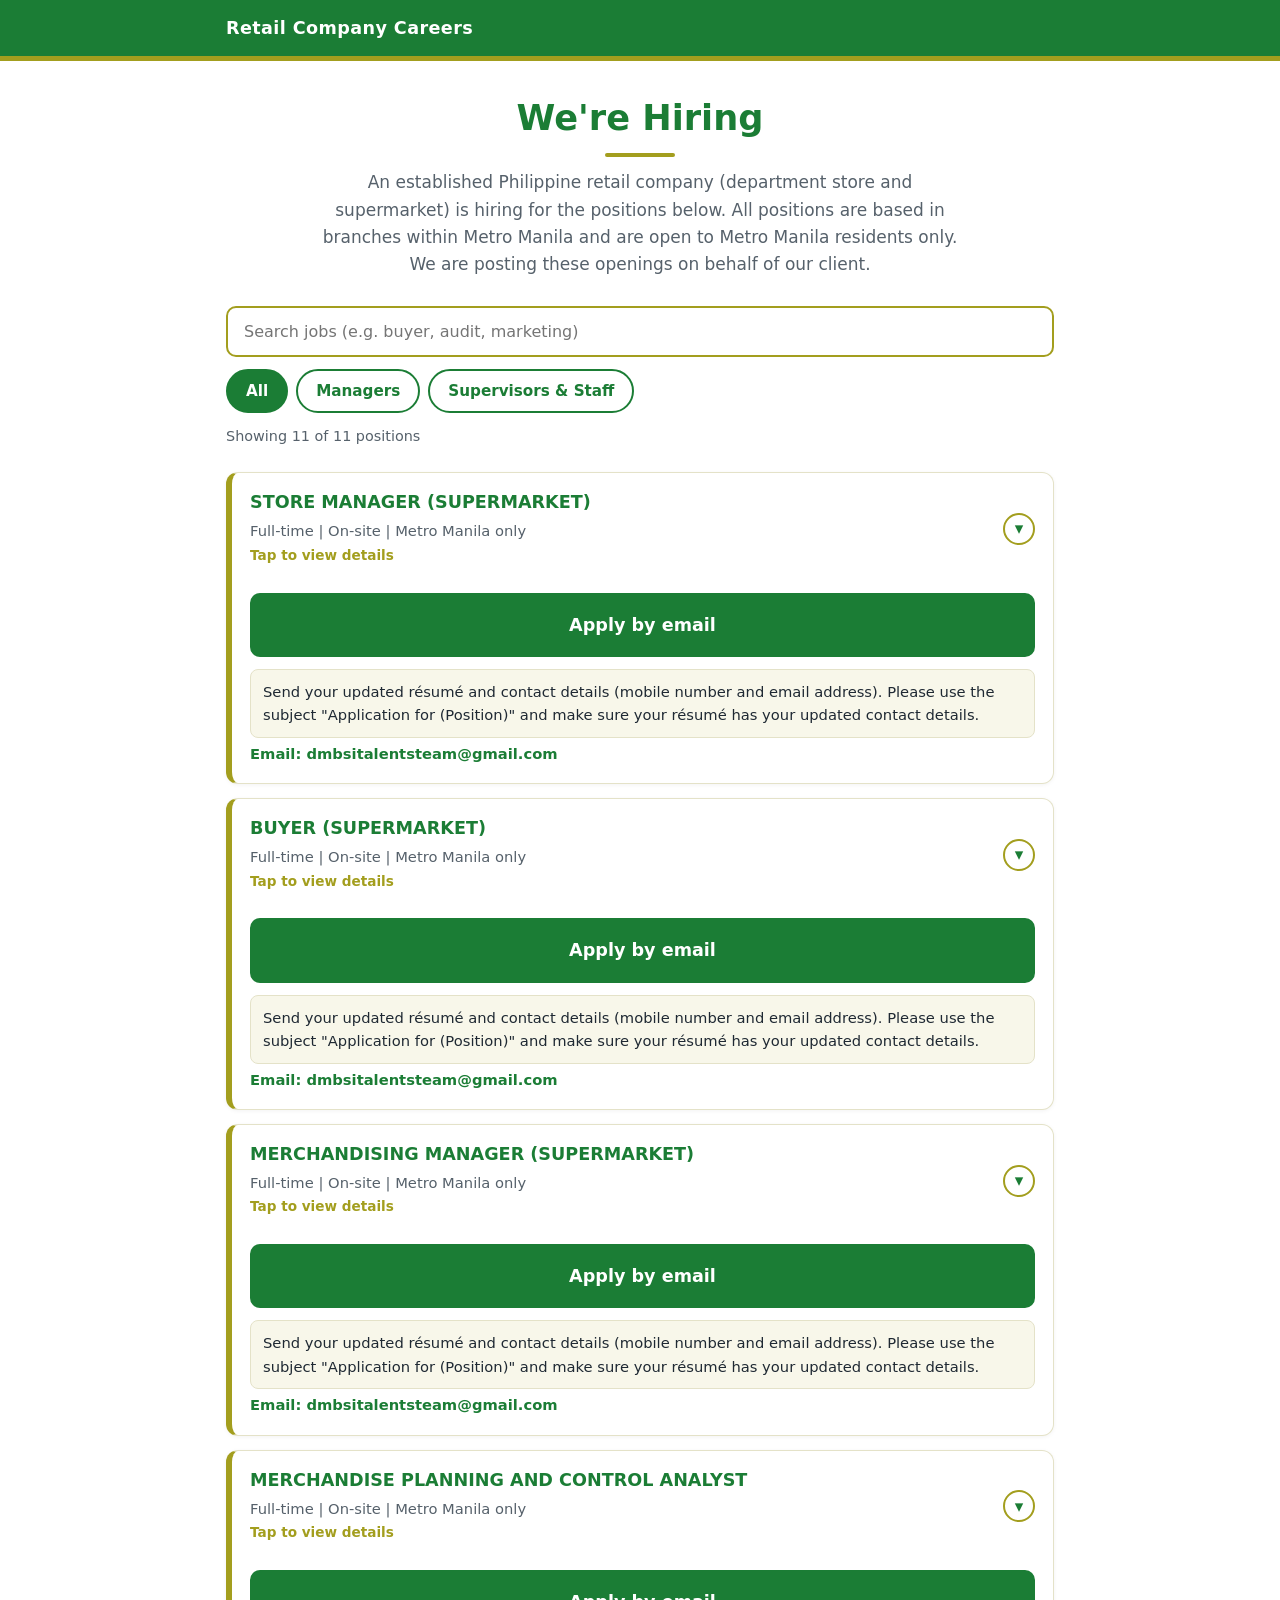
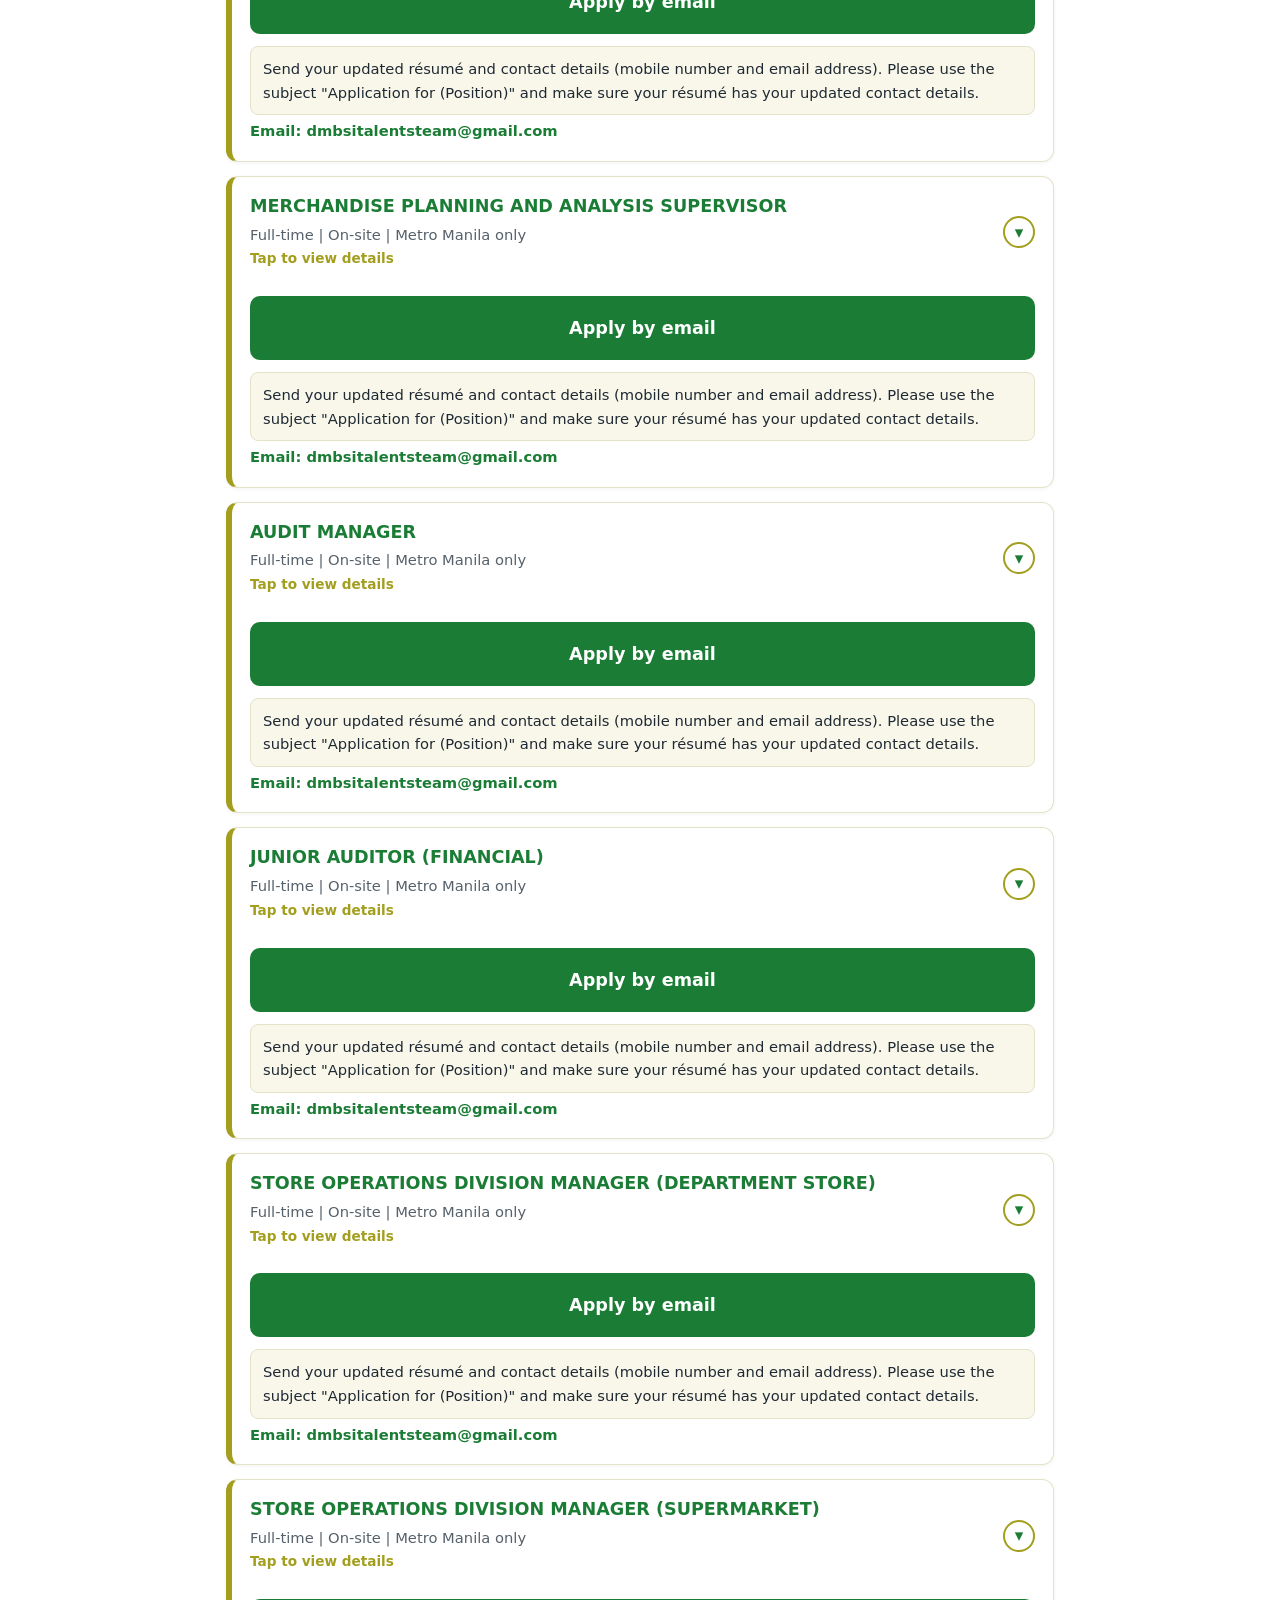
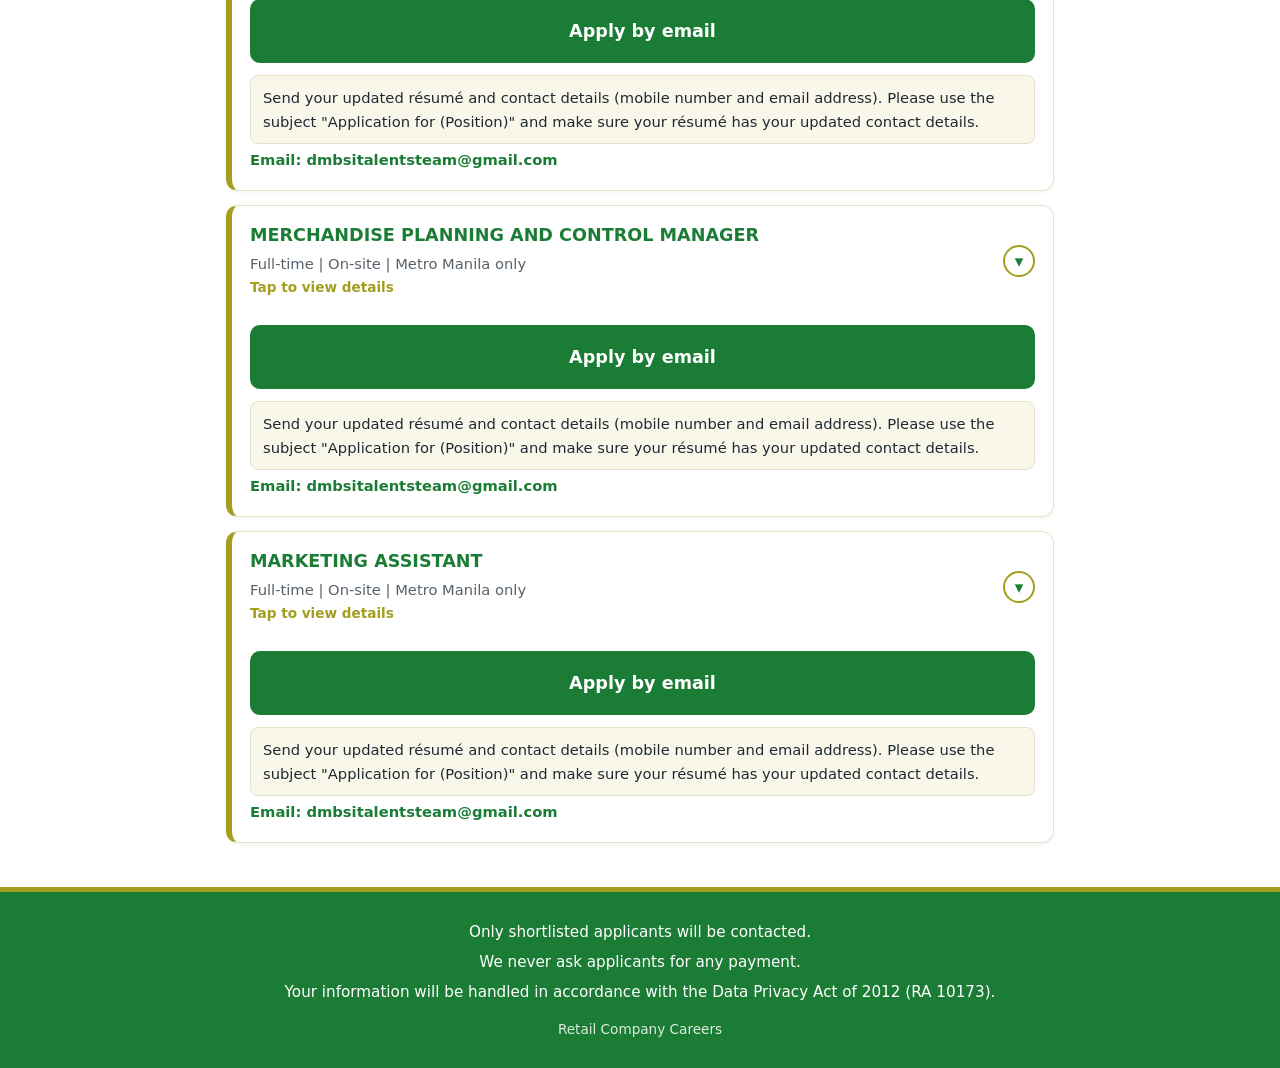
<file: index.html>
<!DOCTYPE html>
<html lang="en">
<head>
  <meta charset="UTF-8">
  <meta name="viewport" content="width=device-width, initial-scale=1">
  <title>Retail Company Careers – Job Openings in Metro Manila</title>
  <meta name="description" content="An established Philippine retail company (department store and supermarket) is hiring in Metro Manila. View openings and apply by email.">
  <meta property="og:type" content="website">
  <meta property="og:title" content="Job Openings – Retail Careers in Metro Manila">
  <meta property="og:description" content="An established Philippine retail company is hiring store, merchandising, buying, audit and marketing professionals. View openings and apply by email.">
  <meta property="og:url" content="https://dmbsi.github.io/Careers/">
  <meta name="twitter:card" content="summary">
  <meta name="twitter:title" content="Job Openings – Retail Careers in Metro Manila">
  <meta name="twitter:description" content="An established Philippine retail company is hiring store, merchandising, buying, audit and marketing professionals. View openings and apply by email.">
  <style>
    :root {
      --green: #1B7D35;
      --green-dark: #145F28;
      --gold: #A39E1E;
      --gold-soft: #F8F7EA;
      --text: #1F2933;
      --muted: #56616B;
      --line: #E4E2C8;
    }
    * { box-sizing: border-box; }
    html { -webkit-text-size-adjust: 100%; }
    body {
      margin: 0;
      font-family: system-ui, -apple-system, "Segoe UI", Roboto, Arial, sans-serif;
      font-size: 17px;
      line-height: 1.6;
      color: var(--text);
      background: #fff;
    }
    .wrap { max-width: 860px; margin: 0 auto; padding: 0 16px; }
    .sr-only { position: absolute; left: -9999px; }

    /* Top bar */
    .topbar { background: var(--green); color: #fff; border-bottom: 5px solid var(--gold); }
    .topbar .wrap { padding-top: 14px; padding-bottom: 14px; font-weight: 700; font-size: 1.1rem; letter-spacing: .4px; }

    /* Header */
    .hero { text-align: center; padding: 36px 0 18px; }
    .hero h1 { color: var(--green); font-size: 2.2rem; line-height: 1.2; margin: 0 0 12px; }
    .hero h1::after {
      content: ""; display: block; width: 70px; height: 4px;
      background: var(--gold); border-radius: 2px; margin: 14px auto 0;
    }
    .hero p { max-width: 650px; margin: 0 auto; color: var(--muted); }

    /* Search and filters */
    .controls { padding: 10px 0 4px; }
    .search {
      width: 100%; padding: 14px 16px; font-size: 1rem; font-family: inherit;
      border: 2px solid var(--gold); border-radius: 10px; background: #fff; color: var(--text);
    }
    .search:focus { outline: 3px solid rgba(27,125,53,.25); border-color: var(--green); }
    .filters { display: flex; flex-wrap: wrap; gap: 8px; margin-top: 12px; }
    .filter {
      font: inherit; font-size: .95rem; font-weight: 600; cursor: pointer;
      padding: 8px 18px; border-radius: 999px;
      border: 2px solid var(--green); background: #fff; color: var(--green);
    }
    .filter:hover { background: var(--gold-soft); }
    .filter.active { background: var(--green); color: #fff; }
    .filter:focus-visible, .card-toggle:focus-visible, .btn:focus-visible {
      outline: 3px solid var(--gold); outline-offset: 2px;
    }
    .count { color: var(--muted); font-size: .9rem; margin: 12px 0 0; }

    /* Job cards */
    .jobs { padding: 6px 0 30px; }
    .card {
      border: 1px solid var(--line); border-left: 6px solid var(--gold);
      border-radius: 12px; margin: 14px 0; background: #fff;
      box-shadow: 0 1px 4px rgba(0,0,0,.05);
    }
    .card.open { border-left-color: var(--green); }
    .card-toggle {
      width: 100%; display: flex; align-items: center; justify-content: space-between; gap: 12px;
      padding: 18px; background: none; border: 0; text-align: left; cursor: pointer;
      font: inherit; color: inherit; border-radius: 12px;
    }
    .card-title {
      color: var(--green); font-size: 1.1rem; font-weight: 700; margin: 0; line-height: 1.35;
      text-transform: uppercase;
    }
    .meta { color: var(--muted); font-size: .92rem; margin-top: 4px; }
    .hint { color: var(--gold); font-size: .85rem; font-weight: 600; margin-top: 2px; }
    .chev {
      flex: 0 0 auto; width: 32px; height: 32px; border-radius: 50%;
      border: 2px solid var(--gold); color: var(--green);
      display: flex; align-items: center; justify-content: center;
      font-weight: 700; transition: transform .2s;
    }
    .card.open .chev { transform: rotate(180deg); }
    .details { padding: 0 18px 4px; }
    .details[hidden] { display: none; }
    .intro { margin: 0 0 6px; }
    .details h3 {
      color: var(--green); font-size: 1rem; margin: 18px 0 6px;
      display: inline-block; border-bottom: 3px solid var(--gold); padding-bottom: 2px;
    }
    .details ul { margin: 6px 0 0; padding-left: 22px; }
    .details li { margin-bottom: 6px; }

    /* Apply */
    .apply { padding: 8px 18px 18px; }
    .btn {
      display: block; text-align: center; text-decoration: none;
      padding: 16px 18px; border-radius: 10px; font-weight: 700; font-size: 1.1rem;
    }
    .btn-email { background: var(--green); color: #fff; border: 2px solid var(--green); }
    .btn-email:hover { background: var(--green-dark); border-color: var(--green-dark); }
    .apply-note {
      background: var(--gold-soft); border: 1px solid var(--line); border-radius: 8px;
      padding: 10px 12px; font-size: .92rem; margin: 12px 0 4px;
    }
    .apply-address { font-size: .92rem; font-weight: 600; color: var(--green); margin: 0; word-break: break-all; }

    .empty { text-align: center; color: var(--muted); padding: 30px 0; }

    /* Footer */
    footer { background: var(--green); color: #fff; border-top: 5px solid var(--gold); }
    footer .wrap { padding-top: 22px; padding-bottom: 22px; text-align: center; }
    footer p { margin: 6px 0; font-size: .95rem; }
    footer .copy { opacity: .85; font-size: .85rem; margin-top: 14px; }

    @media (max-width: 480px) {
      .hero h1 { font-size: 1.8rem; }
      body { font-size: 16px; }
    }
  </style>
</head>
<body>

  <div class="topbar">
    <div class="wrap">Retail Company Careers</div>
  </div>

  <main class="wrap">
    <section class="hero">
      <h1>We're Hiring</h1>
      <p>An established Philippine retail company (department store and supermarket) is hiring for the positions below. All positions are based in branches within Metro Manila and are open to Metro Manila residents only. We are posting these openings on behalf of our client.</p>
    </section>

    <section class="controls" aria-label="Search and filter jobs">
      <label for="search" class="sr-only">Search jobs</label>
      <input id="search" class="search" type="search" placeholder="Search jobs (e.g. buyer, audit, marketing)" autocomplete="off">
      <div class="filters" role="group" aria-label="Filter jobs">
        <button class="filter active" type="button" data-filter="all">All</button>
        <button class="filter" type="button" data-filter="managers">Managers</button>
        <button class="filter" type="button" data-filter="staff">Supervisors &amp; Staff</button>
      </div>
      <p class="count" id="count" aria-live="polite"></p>
    </section>

    <section class="jobs" id="jobs" aria-label="Job openings">
      <noscript><p class="empty">Please turn on JavaScript to see the job openings.</p></noscript>
    </section>
  </main>

  <footer>
    <div class="wrap">
      <p>Only shortlisted applicants will be contacted.</p>
      <p>We never ask applicants for any payment.</p>
      <p>Your information will be handled in accordance with the Data Privacy Act of 2012 (RA 10173).</p>
      <p class="copy">Retail Company Careers</p>
    </div>
  </footer>

  <script>
    // ===== SETTINGS =====
    // Applications are by email only.
    const APPLY_EMAIL = "dmbsitalentsteam@gmail.com";
    const APPLY_TEXT = "Send your updated résumé and contact details (mobile number and email address). Please use the subject \"Application for (Position)\" and make sure your résumé has your updated contact details.";
    const WORK_INFO = "Full-time | On-site | Metro Manila only";

    // ===== JOBS =====
    // Titles are typed in normal capitals; the page shows them in UPPERCASE.
    // The email subject uses the title as typed here: "Application for <title>".
    const JOBS = [
      {
        title: "Store Manager (Supermarket)",
        intro: "An established Philippine retail company is looking for a Supermarket Store Manager to lead its store team and drive sales, efficiency and customer service.",
        duties: [
          "Drive store sales to meet or beat daily, weekly and monthly targets",
          "Manage the store budget and control costs such as payroll, utilities and supplies",
          "Oversee stock levels, ordering and receiving to avoid out-of-stocks and reduce losses from theft, spoilage or errors",
          "Keep the store clean, organized and well-merchandised, with promo displays set up on time and correct prices",
          "Hire, train, schedule, coach and evaluate store staff and supervisors",
          "Handle escalated customer concerns and keep checkout lines moving during peak hours",
          "Coordinate with buyers, suppliers, concessionaires, security and maintenance for smooth daily operations",
          "Canvass and monitor competitors' prices, promos and product offerings regularly, and report findings so pricing stays competitive"
        ],
        quals: [
          "A bachelor's degree in Business Administration, Retail Management, Marketing or a related field",
          "At least 3–5 years of managerial or supervisory experience in retail, preferably in a supermarket or grocery",
          "A proven record of meeting sales goals, managing budgets and reducing shrinkage",
          "Strong leadership, coaching and conflict-resolution skills",
          "Working knowledge of POS and inventory systems, and MS Office (Excel, Word, Outlook)",
          "Knowledge of food safety standards (HACCP) is an advantage",
          "Willing to work weekends, evenings and holidays, and to be assigned to any of our branches within Metro Manila"
        ]
      },
      {
        title: "Buyer (Supermarket)",
        intro: "An established Philippine retail company is looking for a Supermarket Buyer to handle purchasing for an assigned product category and keep its product mix competitive. The category will be assigned based on your experience.",
        duties: [
          "Select and buy products for an assigned supermarket category (e.g. Fresh, Dry Grocery, Frozen/Chilled, Beverages, Personal Care or Household) based on trends, customer demand and market checks",
          "Negotiate with suppliers on cost, payment terms, returns of bad orders, listing fees and rebates",
          "Manage the purchasing budget and stock levels to avoid out-of-stocks, overstocking and expired goods",
          "Set retail prices to meet margin targets while staying competitive",
          "Plan supplier-funded promotions, flyer items and seasonal buying",
          "Monitor supplier performance (fill rate, on-time delivery, quality)",
          "Coordinate with store operations, warehouse, marketing and finance"
        ],
        quals: [
          "A bachelor's degree in Business Administration, Marketing, Supply Chain Management or Economics",
          "At least 2–3 years in retail purchasing, procurement or merchandising, preferably in a supermarket or FMCG (fast-moving consumer goods) company; experience in any grocery or non-food category is welcome",
          "A proven record of successful supplier negotiations",
          "Advanced Excel skills (VLOOKUP, pivot tables) for sales and margin analysis",
          "Good knowledge of local consumer preferences and seasonal trends",
          "High integrity in dealing with suppliers",
          "Willing to be assigned to any of our branches within Metro Manila or offices within Metro Manila"
        ]
      },
      {
        title: "Merchandising Manager (Supermarket)",
        intro: "An established Philippine retail company is looking for a Merchandising Manager to lead its supermarket merchandising and keep it competitive.",
        duties: [
          "Build and carry out the merchandising strategy across all supermarket categories (Fresh, Dry Grocery, Non-Food, Personal Care)",
          "Manage category performance: sales, gross margin, inventory turnover and the product assortment",
          "Set competitive prices and plan promotions and seasonal campaigns",
          "Approve planograms and oversee shelf space, displays and in-store presentation",
          "Work with buying, warehouse and store teams to keep shelves stocked, rotate stock and reduce waste",
          "Negotiate trading terms, rebates and listing fees with suppliers",
          "Lead and train buyers and store merchandising teams"
        ],
        quals: [
          "A bachelor's degree in Business Administration, Marketing, Economics, Supply Chain Management or a related field. An MBA or a retail or procurement certification is a plus.",
          "At least 5–7 years in retail or FMCG, including 2–3 years as a supervisor or manager (for example Senior Buyer, Category Manager or Assistant Merchandising Manager)",
          "A record of growing sales and margins in supermarket categories",
          "Strong Excel skills (pivot tables, VLOOKUP) and experience with ERP or POS systems",
          "Strong negotiation and communication skills, and high integrity",
          "Willing to visit stores and check competitors regularly, and to work longer hours during inventory counts and peak seasons",
          "Willing to be assigned to any of our branches within Metro Manila or offices within Metro Manila"
        ]
      },
      {
        title: "Merchandise Planning and Control Analyst",
        intro: "An established Philippine retail company (department store and supermarket) is looking for a Merchandise Planning and Control Analyst to prepare, monitor and analyze sales, purchase budgets and inventory levels.",
        duties: [
          "Prepare sales and purchase budgets per department and classification, using growth, industry and inflation data",
          "Compute average stock, monthly stock and planned markdowns",
          "Monitor sales, purchases, markdowns and open orders per store against the merchandise plan",
          "Analyze monthly sales and inventory reports and recommend inventory adjustments",
          "Compute economic order quantity (EOQ), re-order points and cost standards",
          "Evaluate how well promotions perform, working with the marketing team",
          "Maintain historical sales, purchase and markdown records"
        ],
        quals: [
          "A bachelor's degree in Business Administration, Accounting, Management, Economics, Statistics or a related field",
          "1–3 years in merchandise planning, inventory control, budgeting or sales analysis, preferably in retail (fresh graduates with strong analytical skills are welcome to apply)",
          "Advanced Excel skills (pivot tables, lookups, formulas)",
          "Good understanding of inventory concepts such as stock-to-sales, markdowns, EOQ and re-order points",
          "Detail-oriented and accurate with numbers",
          "High integrity in handling confidential data",
          "Willing to be assigned to any of our branches within Metro Manila or offices within Metro Manila"
        ]
      },
      {
        title: "Merchandise Planning and Analysis Supervisor",
        intro: "An established Philippine retail company (department store and supermarket) is looking for a Merchandise Planning and Analysis Supervisor to keep sales, purchases and inventory in balance.",
        duties: [
          "Monitor sales, purchase budgets and inventory levels across merchandising departments",
          "Check planned sales, purchases, markdowns, monthly and average stocks, and initial gross margins for accuracy",
          "Prepare quarterly, semi-annual and yearly sales reviews for management",
          "Prepare monthly concessionaire analysis reports",
          "Oversee physical inventory taking",
          "Keep historical sales, purchase and inventory data, and follow up system-generated reports",
          "Lead, schedule, train and evaluate a team of analysts"
        ],
        quals: [
          "A bachelor's degree in Business Administration, Accounting, Management, Statistics or a related field",
          "At least 3 years in merchandise planning, inventory control or sales analysis in retail, with at least 1 year in a supervisory role",
          "Strong skills with numbers and good knowledge of retail metrics (sell-through, stock-to-sales, gross margin)",
          "Advanced Excel skills (pivot tables, lookups); experience with retail/ERP systems is a plus",
          "Good at coordinating with buyers and merchandising teams",
          "Detail-oriented, with high integrity in handling confidential data",
          "Willing to be assigned to any of our branches within Metro Manila or offices within Metro Manila"
        ]
      },
      {
        title: "Audit Manager",
        intro: "An established Philippine retail company (department store and supermarket) is looking for an Audit Manager to lead its internal audit team, plan and oversee financial and operational audits across the main office and branches, and report findings to management.",
        duties: [
          "Design and update audit programs, and prepare the annual audit plan and interim audit schedules",
          "Lead and supervise the Financial and Operations Audit Supervisors and Junior Auditors, and review their working papers",
          "Review internal controls and recommend improvements to systems and procedures",
          "Conduct branch audits covering cash/POS, inventory counts, shrinkage and concessionaire accounts",
          "Test compliance with company policies and procedures",
          "Prepare and present audit reports to management",
          "Manage the department budget, staff schedules, performance reviews and training",
          "Coordinate with other department heads and attend management meetings"
        ],
        quals: [
          "A bachelor's degree in Accountancy, Finance or a related field; CPA preferred (CIA is a plus)",
          "At least 5 years of internal or external audit experience, including 2+ years supervising auditors",
          "Audit experience in retail, a department store or a supermarket is a strong advantage",
          "Strong knowledge of internal controls and cash and inventory audit procedures",
          "Good leadership, communication and report-writing skills",
          "Willing to work on-site and travel to branches within Metro Manila as needed"
        ]
      },
      {
        title: "Junior Auditor (Financial)",
        intro: "An established Philippine retail company (department store and supermarket) is looking for a detail-oriented Junior Auditor to help protect company assets and keep financial records accurate across its stores.",
        duties: [
          "Conduct surprise cash counts of cashier funds, POS/cash-in-drawer, sales for deposit, and disbursement and collection funds",
          "Check accounting and financial data through reconciliations, vouching and review of books and records",
          "Test compliance with company financial policies, memos and procedures",
          "Audit accounting, finance, cashiering, and credit and collection operations",
          "Take part in inventory and fixed asset counts to confirm assets exist and are kept safe",
          "Prepare audit findings and reports for the Audit Supervisor",
          "Help draft audit programs and recommend process improvements",
          "Coordinate with department managers, branch staff and fellow auditors"
        ],
        quals: [
          "A bachelor's degree in Accountancy or a related accounting course; CPA or board passer is a plus",
          "0–2 years of experience in audit, accounting or cashiering; retail, department store or supermarket experience is an advantage",
          "Fresh graduates with audit-related OJT are welcome to apply",
          "Honest, organized and detail-oriented",
          "Good MS Excel skills",
          "Willing to travel to different branches within Metro Manila"
        ]
      },
      {
        title: "Store Operations Division Manager (Department Store)",
        intro: "An established Philippine retail company is looking for a Store Operations Division Manager to lead its department store operations, including the selling floors, warehouse/receiving and counter (cashiering) teams, with the goal of hitting sales targets, giving excellent customer service and keeping costs low.",
        duties: [
          "Lead department store managers, the traffic (warehouse/receiving) manager and counter managers across the division",
          "Drive sales and excellent customer service, handle escalated complaints, and monitor each store's sales performance",
          "Improve store layout, displays, promotions, selling skills and product knowledge with the merchandising, store design and training teams",
          "Oversee receiving, tagging, warehouse space and stock requisitions (FIFO) to reduce losses and keep inventory at the right level",
          "Manage counter/cashiering operations, including staff scheduling, supplies, POS machines and the safekeeping of cash and gift cheques",
          "Prepare and control the division budget, work with leasing on concessionaire matters, and improve policies and procedures",
          "Hire, train, evaluate and develop managers and supervisors, and keep discipline and morale high"
        ],
        quals: [
          "A bachelor's degree in Business Administration, Management, Retail Management or a related field; an MBA is a plus",
          "At least 8–10 years of retail store operations experience, including 5+ years managing multiple stores or departments",
          "Department store experience, including warehousing/receiving, cashiering and concessionaire management",
          "A proven record of meeting sales targets, controlling expenses and reducing shrinkage",
          "Good eye for visual merchandising, store layout and promotions",
          "Strong leadership, decision-making and customer-service skills, and good knowledge of POS and inventory systems",
          "Willing to work weekends and holidays, and to visit stores within Metro Manila regularly"
        ]
      },
      {
        title: "Store Operations Division Manager (Supermarket)",
        intro: "An established Philippine retail company is looking for a Store Operations Division Manager to lead its supermarket operations, including the store, receiving/warehouse and checkout teams, with the goal of hitting sales targets, giving fast and friendly service and keeping costs and losses low.",
        duties: [
          "Lead supermarket store managers and the receiving/warehouse and checkout (counter) teams across the division",
          "Drive sales and fast, courteous service, handle escalated complaints, and monitor each store's sales performance",
          "Oversee receiving, stocking and stock rotation (FIFO) of fresh, chilled and dry goods to reduce spoilage, expiry and shrinkage",
          "Keep shelves full, displays neat and promotions on time, working with supermarket purchasing and merchandising",
          "Manage checkout operations, including cashier scheduling, bagging supplies, POS machines and the safekeeping of cash",
          "Prepare and control the division budget, and enforce food safety, sanitation and store standards",
          "Hire, train, evaluate and develop managers and supervisors, and keep discipline and morale high"
        ],
        quals: [
          "A bachelor's degree in Business Administration, Management, Retail Management or a related field; an MBA is a plus",
          "At least 8–10 years of retail store operations experience, including 5+ years managing multiple supermarket or grocery stores",
          "Hands-on experience with fresh/perishables handling, receiving and checkout operations",
          "A proven record of meeting sales targets, controlling expenses and reducing shrinkage and spoilage",
          "Knowledge of food safety and sanitation standards (e.g. HACCP) is an advantage",
          "Strong leadership, decision-making and customer-service skills, and good knowledge of POS and inventory systems",
          "Willing to work weekends and holidays, and to visit stores within Metro Manila regularly"
        ]
      },
      {
        title: "Merchandise Planning and Control Manager",
        intro: "An established Philippine retail company (department store and supermarket) is looking for a Merchandise Planning and Control Manager to manage its Merchandise Planning and Control team and help the company reach its sales and profit goals.",
        duties: [
          "Lead the preparation of sales and purchase budgets per store, department and classification",
          "Make sure purchase budgets match sales budgets and the company's profit and gross margin targets",
          "Work with merchandising, supermarket purchasing and operations, IT, accounting and top management on budgets, reports and inventory matters",
          "Track actual purchases, markdowns, monthly stocks and gross margin against plan, and give timely reports to management",
          "Analyze inventory adjustments and oversee the recording of supermarket inventory movements",
          "Oversee physical inventory taking and the timely submission of monthly reports",
          "Manage the Merchandise Planning and Control team (Merchandise Planning and Control officer, stock control supervisor, merchandising analysts and stock control clerks): assign and schedule work, train, coach and evaluate staff, and manage the department budget"
        ],
        quals: [
          "A bachelor's degree in Business Administration, Accounting, Management, Economics, Statistics or a related field",
          "At least 5–7 years in merchandise planning, inventory control or sales analysis in retail, including 2–3 years as a supervisor or manager",
          "Strong knowledge of retail budgeting and metrics (open-to-buy, stock-to-sales, markdowns, gross margin)",
          "Advanced Excel skills (pivot tables, lookups); experience with retail/ERP systems is a plus",
          "Good at working with buyers, merchandising, IT and accounting/finance teams",
          "Strong leadership and report-writing skills",
          "Detail-oriented, with high integrity in handling confidential data, and willing to be assigned within Metro Manila"
        ]
      },
      {
        title: "Marketing Assistant",
        intro: "An established Philippine retail company (department store and supermarket) is looking for a creative and organized Marketing Assistant to support its store promotions, events and social media.",
        duties: [
          "Help plan and carry out store promotions, sales events and seasonal campaigns",
          "Prepare and post content for the company's social media pages, and monitor comments and messages",
          "Coordinate in-store signs, posters, flyers and displays with the merchandising and store teams",
          "Work with suppliers and concessionaires on joint promotions and product launches",
          "Track promo results (sales, store traffic, social media reach) and prepare simple reports",
          "Monitor competitors' promotions, prices and advertising",
          "Help process sales promotion permits (DTI) and handle event logistics and marketing supplies",
          "Provide general admin support to the marketing team"
        ],
        quals: [
          "A bachelor's degree in Marketing, Advertising, Communication, Business Administration or a related course",
          "0–2 years of experience in marketing, advertising or retail; fresh graduates are welcome to apply",
          "Good writing skills in English and Filipino for posts, announcements and signs",
          "Basic graphic design and video editing skills (e.g. Canva, CapCut); Adobe Photoshop or Illustrator is a plus",
          "Familiar with Facebook, Instagram and TikTok, including basic page insights",
          "Creative, organized and able to handle several projects at once",
          "Willing to work some weekends and holidays during events, and to visit branches within Metro Manila"
        ]
      }
    ];

    // ===== PAGE LOGIC (nothing is saved or sent anywhere) =====
    const jobsBox = document.getElementById("jobs");
    const searchBox = document.getElementById("search");
    const countBox = document.getElementById("count");
    const filterButtons = document.querySelectorAll(".filter");
    let currentFilter = "all";

    function isManager(job) {
      return /manager/i.test(job.title);
    }

    function make(tag, className, text) {
      const node = document.createElement(tag);
      if (className) node.className = className;
      if (text !== undefined) node.textContent = text;
      return node;
    }

    function makeList(items) {
      const ul = make("ul");
      items.forEach(function (item) { ul.appendChild(make("li", "", item)); });
      return ul;
    }

    function buildCard(job, index) {
      const card = make("article", "card");
      const detailsId = "job-details-" + index;

      // Clickable header
      const toggle = make("button", "card-toggle");
      toggle.type = "button";
      toggle.setAttribute("aria-expanded", "false");
      toggle.setAttribute("aria-controls", detailsId);
      const head = make("div");
      head.appendChild(make("h2", "card-title", job.title));
      head.appendChild(make("div", "meta", WORK_INFO));
      const hint = make("div", "hint", "Tap to view details");
      head.appendChild(hint);
      toggle.appendChild(head);
      const chev = make("span", "chev", "▾");
      chev.setAttribute("aria-hidden", "true");
      toggle.appendChild(chev);
      card.appendChild(toggle);

      // Expandable details
      const details = make("div", "details");
      details.id = detailsId;
      details.hidden = true;
      details.appendChild(make("p", "intro", job.intro));
      details.appendChild(make("h3", "", "What you'll do"));
      details.appendChild(makeList(job.duties));
      details.appendChild(make("h3", "", "What we're looking for"));
      details.appendChild(makeList(job.quals));
      card.appendChild(details);

      toggle.addEventListener("click", function () {
        const open = details.hidden;
        details.hidden = !open;
        card.classList.toggle("open", open);
        toggle.setAttribute("aria-expanded", open ? "true" : "false");
        hint.textContent = open ? "Tap to hide details" : "Tap to view details";
      });

      // Apply by email (the only way to apply)
      const apply = make("div", "apply");
      const emailBtn = make("a", "btn btn-email", "Apply by email");
      emailBtn.href = "mailto:" + APPLY_EMAIL + "?subject=" + encodeURIComponent("Application for " + job.title);
      apply.appendChild(emailBtn);
      apply.appendChild(make("p", "apply-note", APPLY_TEXT));
      apply.appendChild(make("p", "apply-address", "Email: " + APPLY_EMAIL));
      card.appendChild(apply);

      return card;
    }

    function render() {
      const term = searchBox.value.trim().toLowerCase();
      jobsBox.innerHTML = "";
      let shown = 0;

      JOBS.forEach(function (job, i) {
        if (currentFilter === "managers" && !isManager(job)) return;
        if (currentFilter === "staff" && isManager(job)) return;
        if (term) {
          const allText = [job.title, job.intro].concat(job.duties, job.quals).join(" ").toLowerCase();
          if (allText.indexOf(term) === -1) return;
        }
        jobsBox.appendChild(buildCard(job, i));
        shown++;
      });

      if (shown === 0) {
        jobsBox.appendChild(make("p", "empty", "No jobs match your search. Try another word or choose \"All\"."));
      }
      countBox.textContent = "Showing " + shown + " of " + JOBS.length + " positions";
    }

    filterButtons.forEach(function (btn) {
      btn.addEventListener("click", function () {
        filterButtons.forEach(function (b) { b.classList.remove("active"); });
        btn.classList.add("active");
        currentFilter = btn.getAttribute("data-filter");
        render();
      });
    });

    searchBox.addEventListener("input", render);
    render();
  </script>
</body>
</html>
</file>
